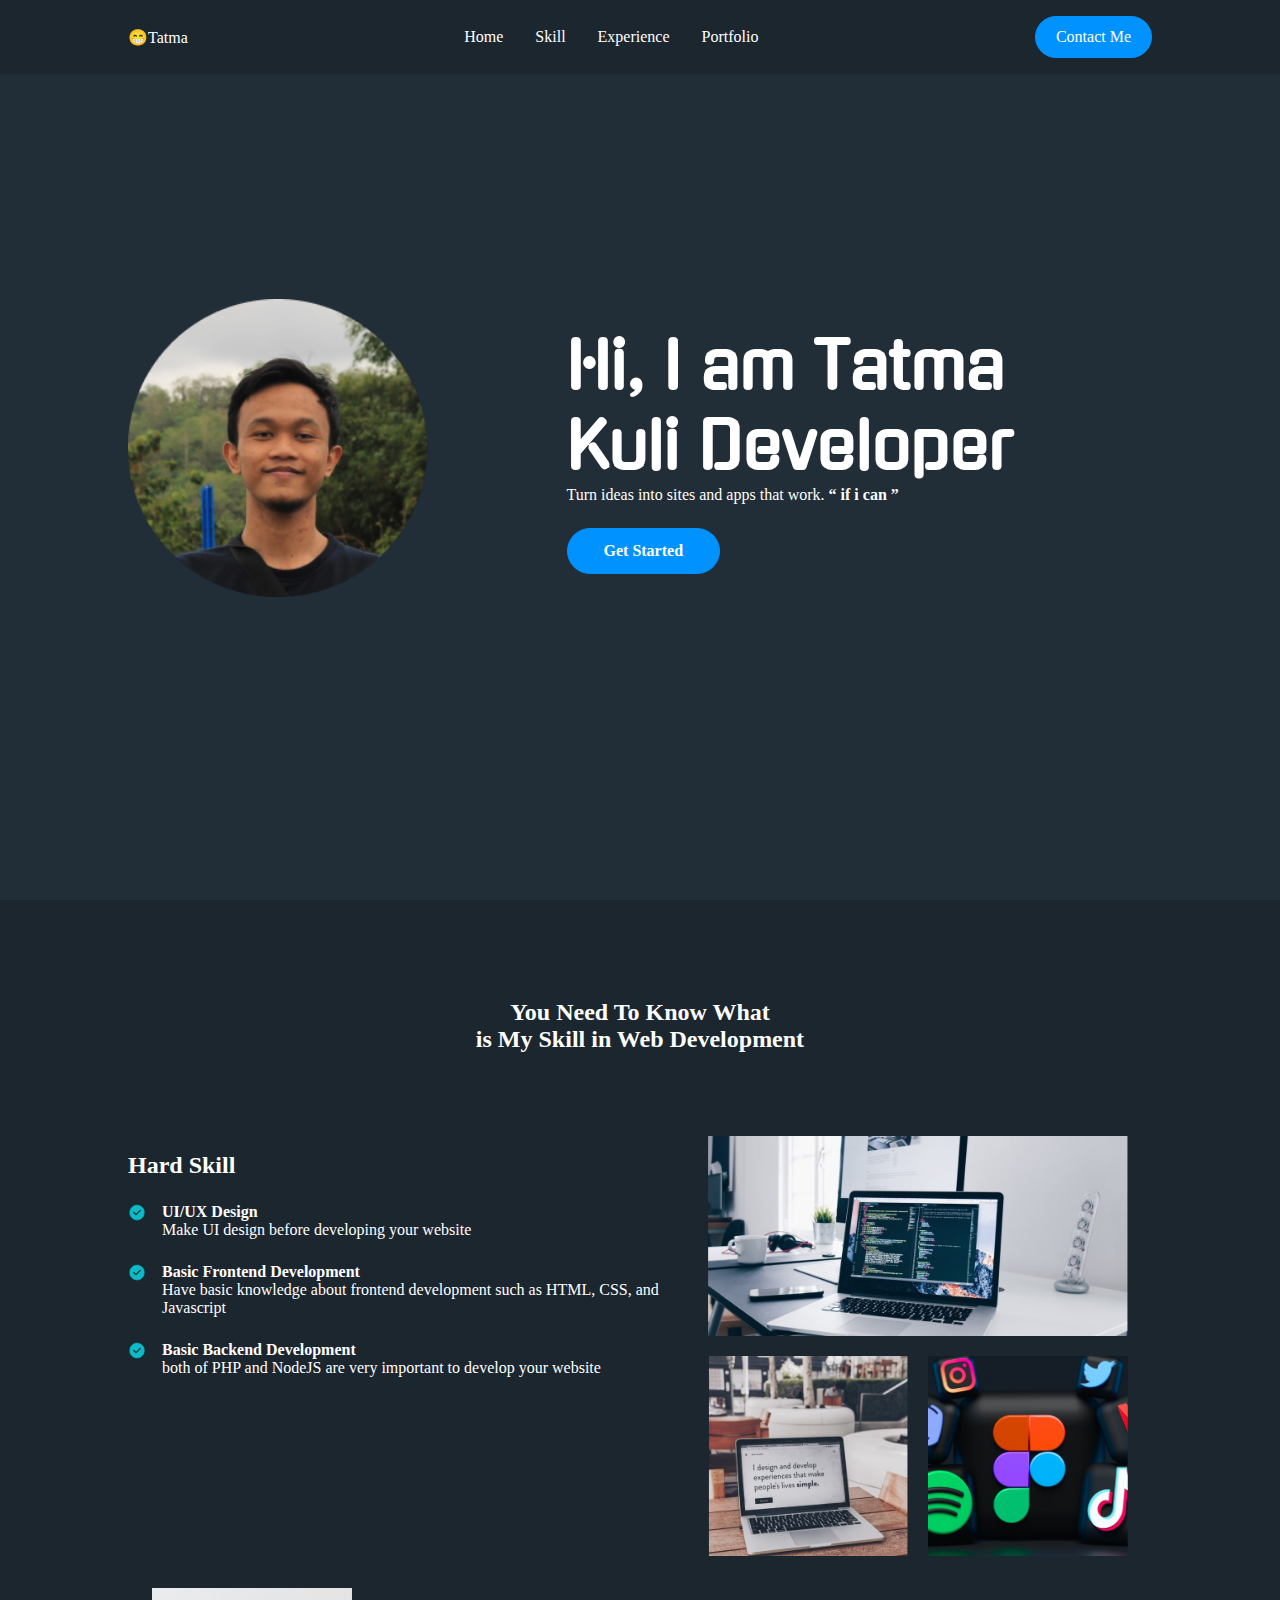
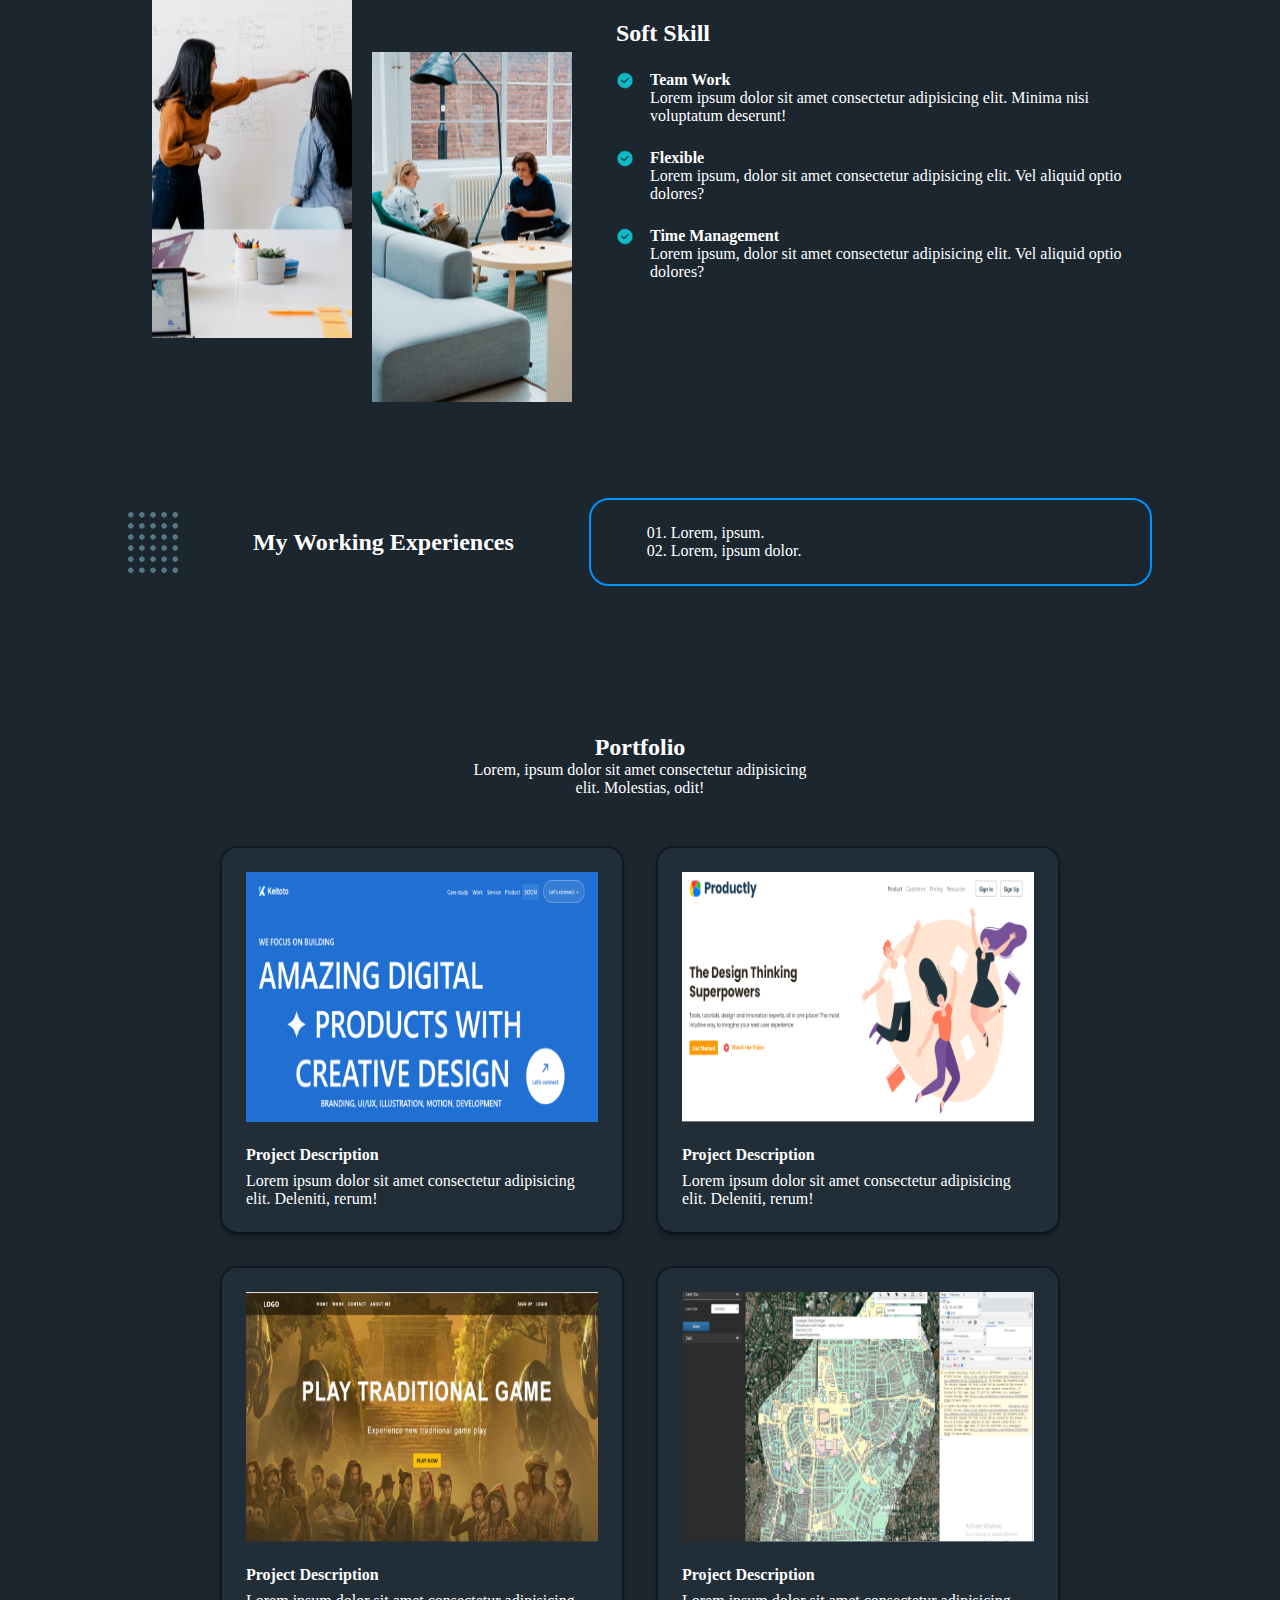
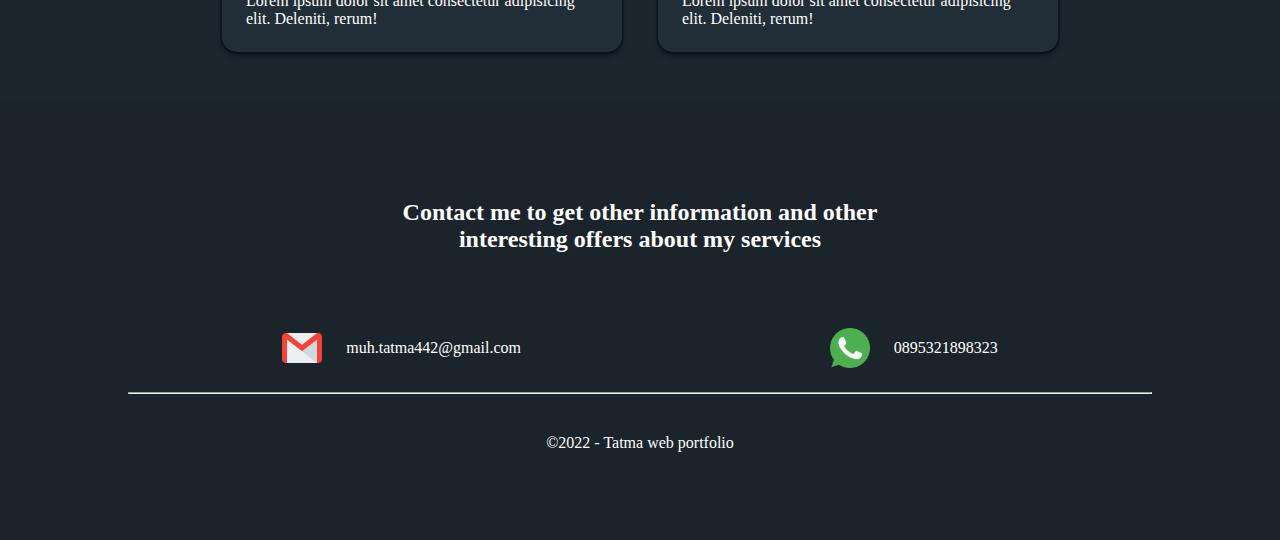
<file: PortfolioTask/index.html>
<!DOCTYPE html>
<html lang="en">
  <head>
    <meta charset="UTF-8" />
    <meta http-equiv="X-UA-Compatible" content="IE=edge" />
    <meta name="viewport" content="width=device-width, initial-scale=1.0" />
    <link rel="stylesheet" href="./style.css">
    <title>PortfolioTask</title>
  </head>
  <body>
    <div class="wrapper">
      <!-- nav  -->
      <nav class="navigasi">
        <div class="container">
          <div class="logo">
            <a href="#home">😁Tatma</a>
          </div>
          <ul>
            <li><a href="#home" class="nav-link">Home</a></li>
            <li><a href="#skill" class="nav-link">Skill</a></li>
            <li><a href="#experience" class="nav-link">Experience</a></li>
            <li><a href="#portfolio" class="nav-link">Portfolio</a></li>
          </ul>          
          <a href="#contact" class="contact-me">Contact Me</a>          
        </div>
      </nav>
      <!-- end of nav  -->

      <!-- start hero  -->
      <div class="hero" id="home">
        <div class="container">
          <div class="hero-content">
            <h1>Hi, I am Tatma <br> Kuli Developer</h1>
            <p>Turn ideas into sites and apps that work. <strong><q> if i can </q></strong></p>
            <a href="" class="btn-get-started">Get Started</a>
            
          </div>
          <div class="hero-image">            
            <img src="./asset/asset-css/propil.png" alt="Hero Image" class="propil">            
          </div>
        </div>
      </div>
      <!-- end of ero -->

      <!-- start skill section  -->
      <section class="Skill" id="skill">
        <div class="container">
          <div class="title">
            <h2>You Need To Know What <br> is My Skill in Web Development</h2>
          </div>
          <!-- hard skill  -->
          <div class="skill-container">
            <div class="hard-content">
              <h2>Hard Skill</h2>
              <ul>
                <li class="skill-list">
                  <img src="./asset/asset-css/tick-circle.png" alt="tick circle">
                  <div>
                    <h4>UI/UX Design </h4>
                    <p>Make UI design before developing your website</p>
                  </div>
                </li>
                <li class="skill-list">
                  <img src="./asset/asset-css/tick-circle.png" alt="tick circle">
                  <div>
                    <h4>Basic Frontend Development</h4>
                    <p>Have basic knowledge about frontend development such as HTML, CSS, and Javascript</p>
                  </div>
                </li>
                <li class="skill-list">
                  <img src="./asset/asset-css/tick-circle.png" alt="tick circle">
                  <div>
                    <h4>Basic Backend Development</h4>
                    <p>both of PHP and NodeJS are very important to develop your website</p>
                  </div>
                </li>                                
              </ul>
            </div>
            <div class="hard-image">
              <div class="hard-image-top">
                
              </div>
              <div class="hard-image-bottom">
                <div class="hard-image-bottom-left">
                  <!-- <img src="" alt="Hard Skill Image Bottom left"> -->
                </div>
                <div class="hard-image-bottom-right">
                  <!-- <img src="" alt="Hard-Skill Image Bottom Right"> -->
                </div>
              </div>
            </div>
          </div>

          <!-- soft skill  -->
          <div class="skill-container">
            <div class="soft-image">
              <div class="soft-image-left">                
              </div>
              <div class="soft-image-right">

              </div>
            </div>
            <div class="soft-content">
              <h2>Soft Skill</h2>
              <ul>
                <li class="skill-list">
                  <img src="./asset/asset-css/tick-circle.png" alt="tick circle">
                  <div>
                    <h4>Team Work</h4>
                    <p>Lorem ipsum dolor sit amet consectetur adipisicing elit. Minima nisi voluptatum deserunt!</p>
                  </div>
                </li>
                <li class="skill-list">
                  <img src="./asset/asset-css/tick-circle.png" alt="tick circle">
                  <div>
                    <h4>Flexible</h4>
                    <p>Lorem ipsum, dolor sit amet consectetur adipisicing elit. Vel aliquid optio dolores?</p>                    
                  </div>
                </li>
                <li class="skill-list">
                  <img src="./asset/asset-css/tick-circle.png" alt="tick circle">
                  <div>
                    <h4>Time Management</h4>
                    <p>Lorem ipsum, dolor sit amet consectetur adipisicing elit. Vel aliquid optio dolores?</p>
                  </div>
                </li>                   
              </ul>
            </div>
          </div>

        </div>
      </section>
      <!-- end skill section  -->

      <!-- start Experience section -->
      <section class="experience" id="experience">
        <div class="container">
          <img src="./asset/asset-css/hiasan2.png" alt="hiasan">
          <h2>My Working Experiences</h2>
          <div class="experience-container">
            <ol>
              <li class="experience-item">Lorem, ipsum.</li>
              <li class="experience-item">Lorem, ipsum dolor.</li>
            </ol>
          </div>
        </div>
      </section>
      <!-- end of experience section -->

      <!-- start of portfolio section  -->
      <section class="portfolio" id="portfolio">
        <div class="container">
          <div class="title">
            <h2>Portfolio</h2>
            <p>Lorem, ipsum dolor sit amet consectetur adipisicing <br> elit. Molestias, odit!</p>
          </div>
          <div class="portfolio-galery">
            <div class="portfolio-card">
              <div class="portfolio-card-image">
                <img src="./asset/asset-css/image 4.png" alt="Project image">
              </div>
              <div class="portfolio-card-description">
                <h4>Project Description</h4>
                <p>Lorem ipsum dolor sit amet consectetur adipisicing elit. Deleniti, rerum!</p>
              </div>
            </div>
            <div class="portfolio-card">
              <div class="portfolio-card-image">
                <img src="./asset/asset-css/image 5.png" alt="Project image">
              </div>
              <div class="portfolio-card-description">
                <h4>Project Description</h4>
                <p>Lorem ipsum dolor sit amet consectetur adipisicing elit. Deleniti, rerum!</p>
              </div>
            </div>
            <div class="portfolio-card">
              <div class="portfolio-card-image">
                <img src="./asset/asset-css/image 6.png" alt="Project image">
              </div>
              <div class="portfolio-card-description">
                <h4>Project Description</h4>
                <p>Lorem ipsum dolor sit amet consectetur adipisicing elit. Deleniti, rerum!</p>
              </div>
            </div>
            <div class="portfolio-card">
              <div class="portfolio-card-image">
                <img src="./asset/asset-css/tampilan 1.png" alt="Project image">
              </div>
              <div class="portfolio-card-description">
                <h4>Project Description</h4>
                <p>Lorem ipsum dolor sit amet consectetur adipisicing elit. Deleniti, rerum!</p>
              </div>
            </div>
          </div>
        </div>
      </section>
      <!-- end of portfolio section  -->

      <!-- start footer section -->
      <footer>
        <div class="container">
          <div class="title" id="contact">
            <h2>Contact me to get other information and other <br> interesting offers about my services</h2>
          </div>
          <div class="contact">
            <div class="contact-item">
              <img src="./asset/asset-css/gmail.png" alt="gmail logo" class="contact-icon">
              <p>muh.tatma442@gmail.com</p>
            </div>
            <div class="contact-item">
              <img src="./asset/asset-css/whatsapp.png" alt="whatsapp logo" class="contact-icon">
              <p>0895321898323</p>
            </div>
          </div>
          <hr>
          <div class="copyright">
            <p>&copy;2022 - Tatma web portfolio </p>
            
          </div>
        </div>
      </footer>
      <!-- end footer section  -->   
    </div>
      
  </body>
</html>
</file>
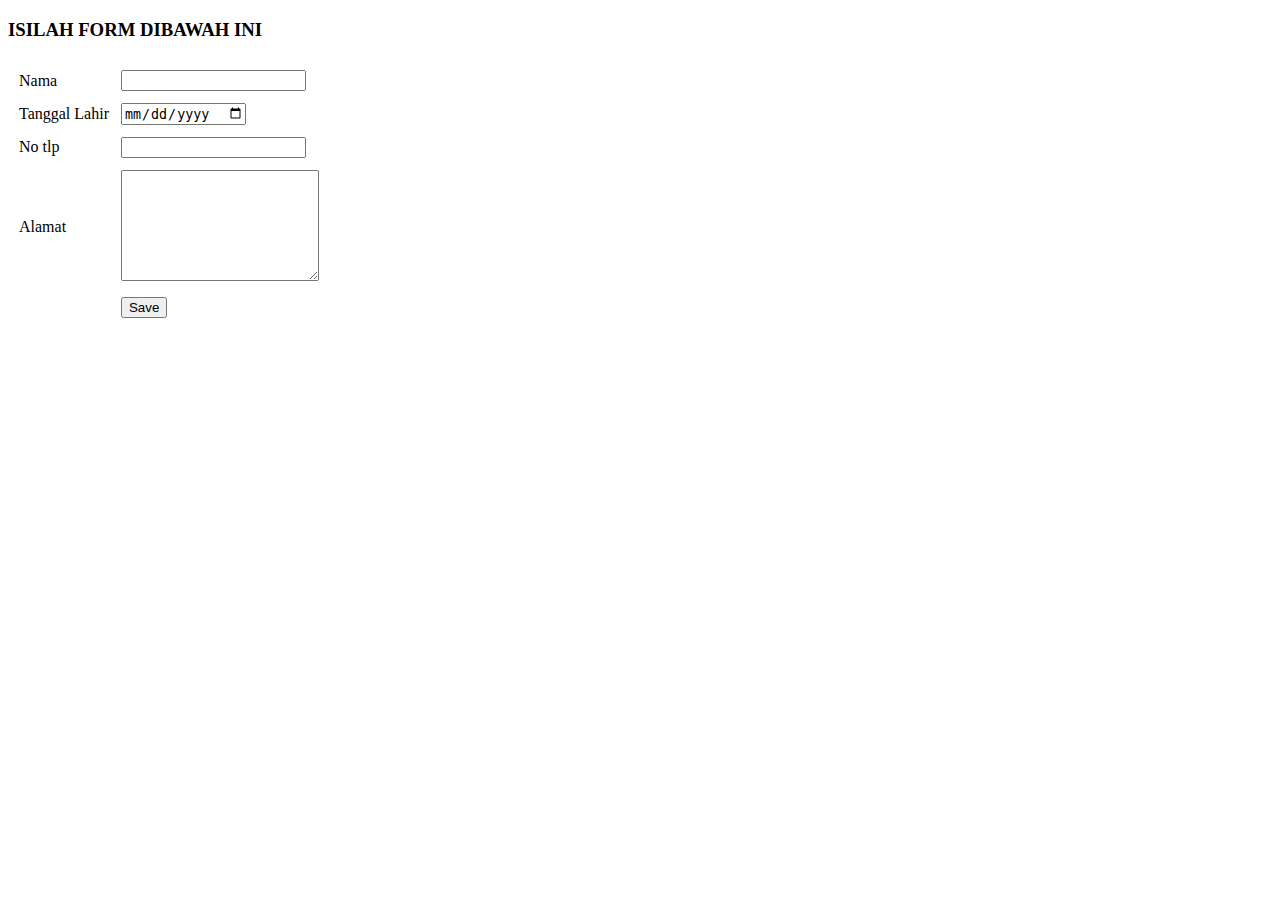
<file: Pertemuan1/form.html>
<!DOCTYPE html>
<html lang="en">
<head>
    <meta charset="UTF-8">
    <meta http-equiv="X-UA-Compatible" content="IE=edge">
    <meta name="viewport" content="width=device-width, initial-scale=1.0">
    <title>🐱‍👤Form</title>
</head>
<body>
    <div class="container">
        <table cellspacing="10">
            <thead>
                <h3>ISILAH FORM DIBAWAH INI </h3>
            </thead>
            <tbody>
                <tr>
                    <td>Nama</td>
                    <td><input type="text" class="inputField" name="" id=""></td>            
                </tr>
                <tr>
                    <td>Tanggal Lahir</td>
                    <td><input type="date" class="inputField" name="" id=""></td>            
                </tr>
                <tr>
                    <td>No tlp</td>
                    <td><input type="tel" class="inputField" name="" id=""></td>
                </tr>
                <tr>
                    <td>Alamat</td>
                    <td><textarea name="" class="inputField" id="" cols="22" rows="7"></textarea></td>            
                </tr>
                <tr>
                    <td></td>
                    <td><input type="button" value="Save"></td>
                </tr>
            </tbody>
        </table>
    </div>
</body>
</html>
</file>
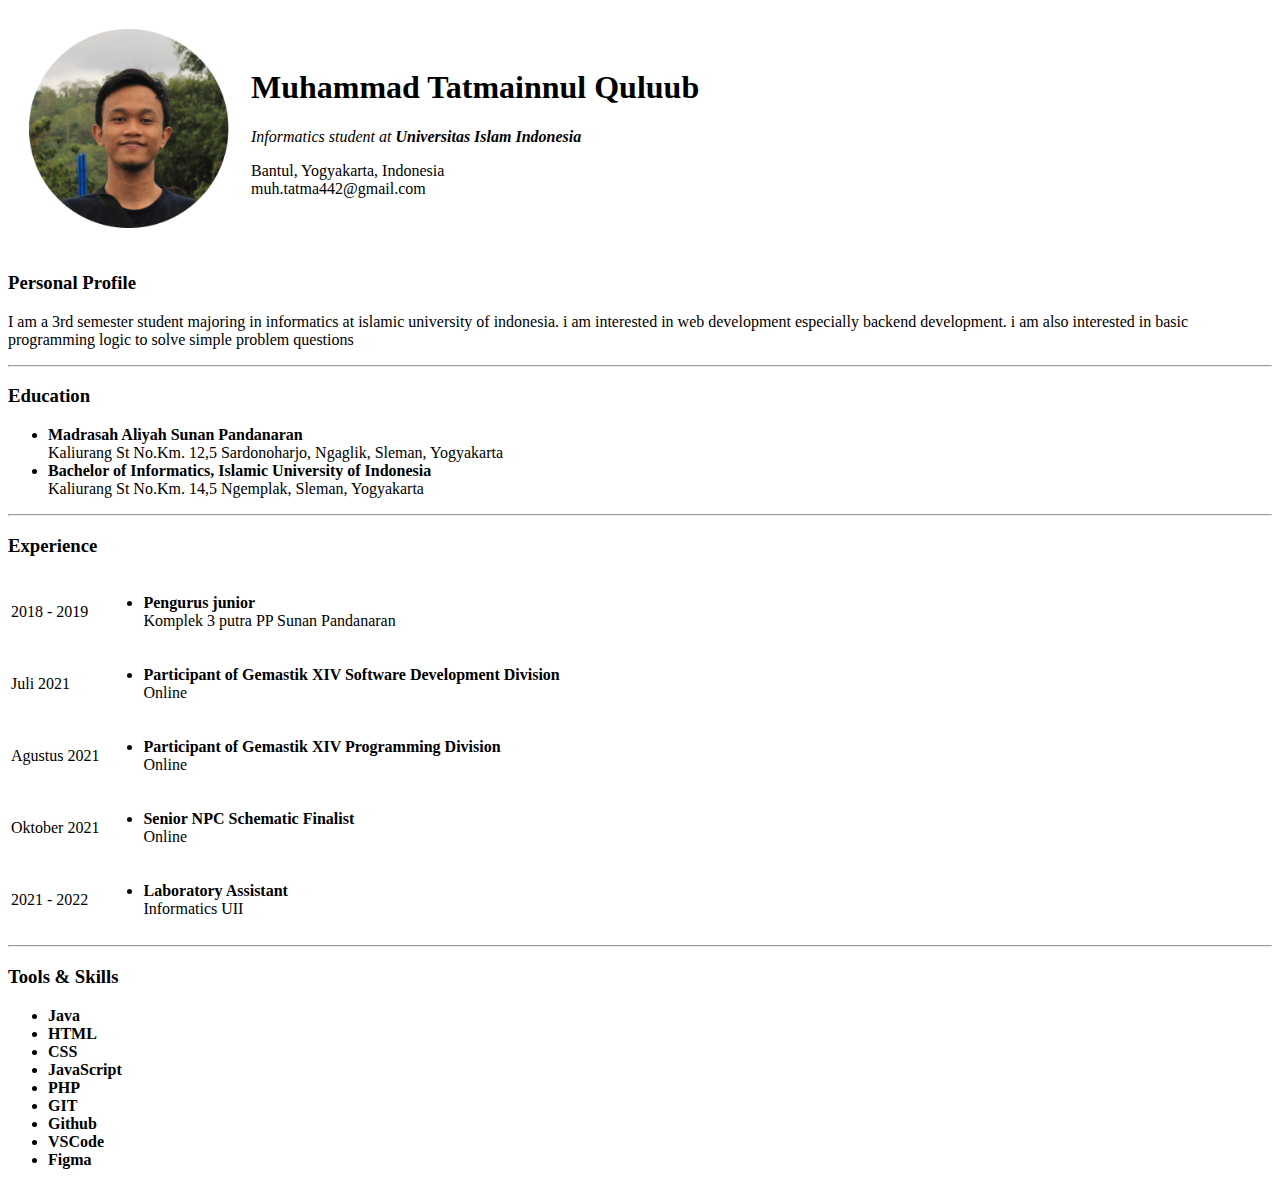
<file: Pertemuan1/portfolio.html>
<!DOCTYPE html>
<html lang="en">
  <head>
    <meta charset="UTF-8" />
    <meta http-equiv="X-UA-Compatible" content="IE=edge" />
    <meta name="viewport" content="width=device-width, initial-scale=1.0" />
    <title>😗Portfolio</title>    
  </head>
  <body>
    <table class="hero" cellspacing="20">
      <tr>
        <td>
          <img src="./image/propil.png" alt="profile image" width="200"/>
        </td>
        <td>
          <h1>Muhammad Tatmainnul Quluub</h1>
          <p>
            <em>Informatics student at
              <strong>Universitas Islam Indonesia</strong></em>
          </p>
          <p>
            Bantul, Yogyakarta, Indonesia <br />
            muh.tatma442@gmail.com <br />            
          </p>
        </td>
      </tr>
    </table>

    <h3>Personal Profile</h3>
    <p>
      I am a 3rd semester student majoring in informatics at islamic university
      of indonesia. i am interested in web development especially backend
      development. i am also interested in basic programming logic to solve
      simple problem questions
    </p>

    <hr>
    <h3>Education</h3>
    <ul>
      <li><strong>Madrasah Aliyah Sunan Pandanaran</strong></li>
      <dt>
        Kaliurang St No.Km. 12,5 Sardonoharjo, Ngaglik, Sleman, Yogyakarta
      </dt>
      <li>
        <strong>Bachelor of Informatics, Islamic University of Indonesia</strong>
      </li>
      <dt>Kaliurang St No.Km. 14,5 Ngemplak, Sleman, Yogyakarta</dt>
    </ul>

    <hr>
    <h3 >Experience</h3>
    <table>
      <tbody>
        <tr>
          <td>2018 - 2019</td>
          <td>
            <ul>
              <li>
                <strong>Pengurus junior</strong>
                <dt>Komplek 3 putra PP Sunan Pandanaran</dt>                
              </li>
            </ul>
          </td>
        </tr>
        <tr>
          <td>Juli 2021</td>
          <td>
            <ul>
              <li>
                <strong>Participant of Gemastik XIV Software Development Division</strong>
                <dt>Online</dt>                
              </li>
            </ul>
          </td>
        </tr>
        <tr>
          <td>Agustus 2021</td>
          <td>
            <ul>
              <li>
                <strong>Participant of Gemastik XIV Programming Division</strong>
                <dt>Online</dt>                
              </li>
            </ul>
          </td>
        </tr>
        <tr>
          <td>Oktober 2021</td>
          <td>
            <ul>
              <li>
                <strong>Senior NPC Schematic Finalist</strong>
                <dt>Online</dt>                
              </li>
            </ul>
          </td>
        </tr>
        <tr>
          <td>2021 - 2022</td>
          <td>
            <ul>
              <li>
                <strong>Laboratory Assistant</strong>
                <dt>Informatics UII</dt>                
              </li>
            </ul>
          </td>
        </tr>
      </tbody>
    </table>

    <hr>
    <h3>Tools & Skills</h3>
    <ul>
      <li><strong>Java</strong></li>      
      <li><strong>HTML</strong></li>      
      <li><strong>CSS</strong></li>      
      <li><strong>JavaScript</strong></li>      
      <li><strong>PHP</strong></li>      
      <li><strong>GIT</strong></li>      
      <li><strong>Github</strong></li>      
      <li><strong>VSCode</strong></li>      
      <li><strong>Figma</strong></li>      
    </ul>
  </body>
</html>
</file>
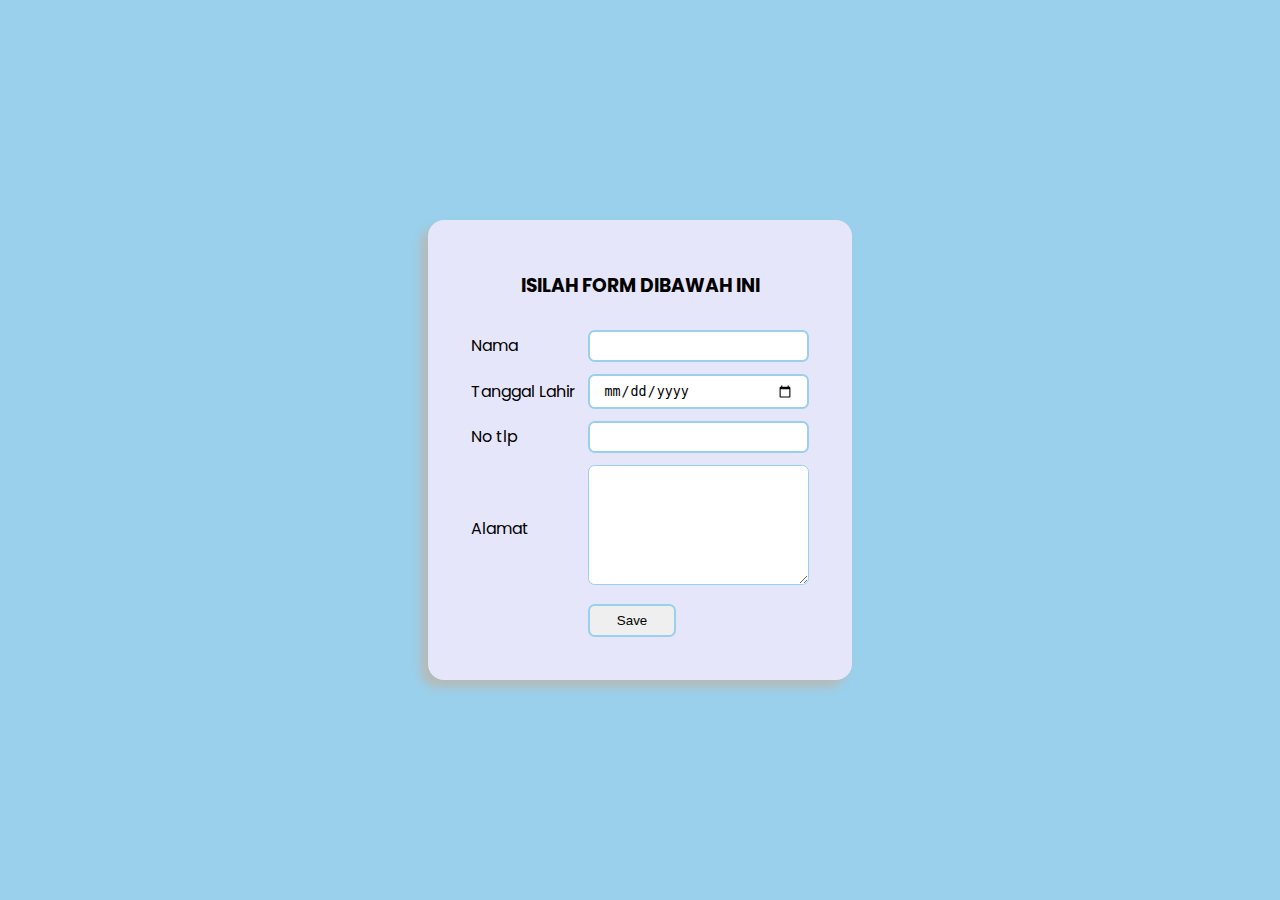
<file: Pertemuan2/Form/form.html>
<!DOCTYPE html>
<html lang="en">
<head>
    <meta charset="UTF-8">
    <meta http-equiv="X-UA-Compatible" content="IE=edge">
    <meta name="viewport" content="width=device-width, initial-scale=1.0">
    <title>🐱‍👤Form</title>
    <link rel="stylesheet" href="style.css">
</head>
<body>
    <div class="container">
        <table cellspacing="10">
            <thead>
                <h3>ISILAH FORM DIBAWAH INI </h3>
            </thead>
            <tbody>
                <tr>
                    <td>Nama</td>
                    <td><input type="text" class="inputField" name="" id=""></td>            
                </tr>
                <tr>
                    <td>Tanggal Lahir</td>
                    <td><input type="date" class="inputField" name="" id=""></td>            
                </tr>
                <tr>
                    <td>No tlp</td>
                    <td><input type="tel" class="inputField" name="" id=""></td>
                </tr>
                <tr>
                    <td>Alamat</td>
                    <td><textarea name="" class="inputField" id="" cols="22" rows="7"></textarea></td>            
                </tr>
                <tr>
                    <td></td>
                    <td><input type="button" class="btn" value="Save"></td>
                </tr>
            </tbody>
        </table>
    </div>
</body>
</html>
</file>
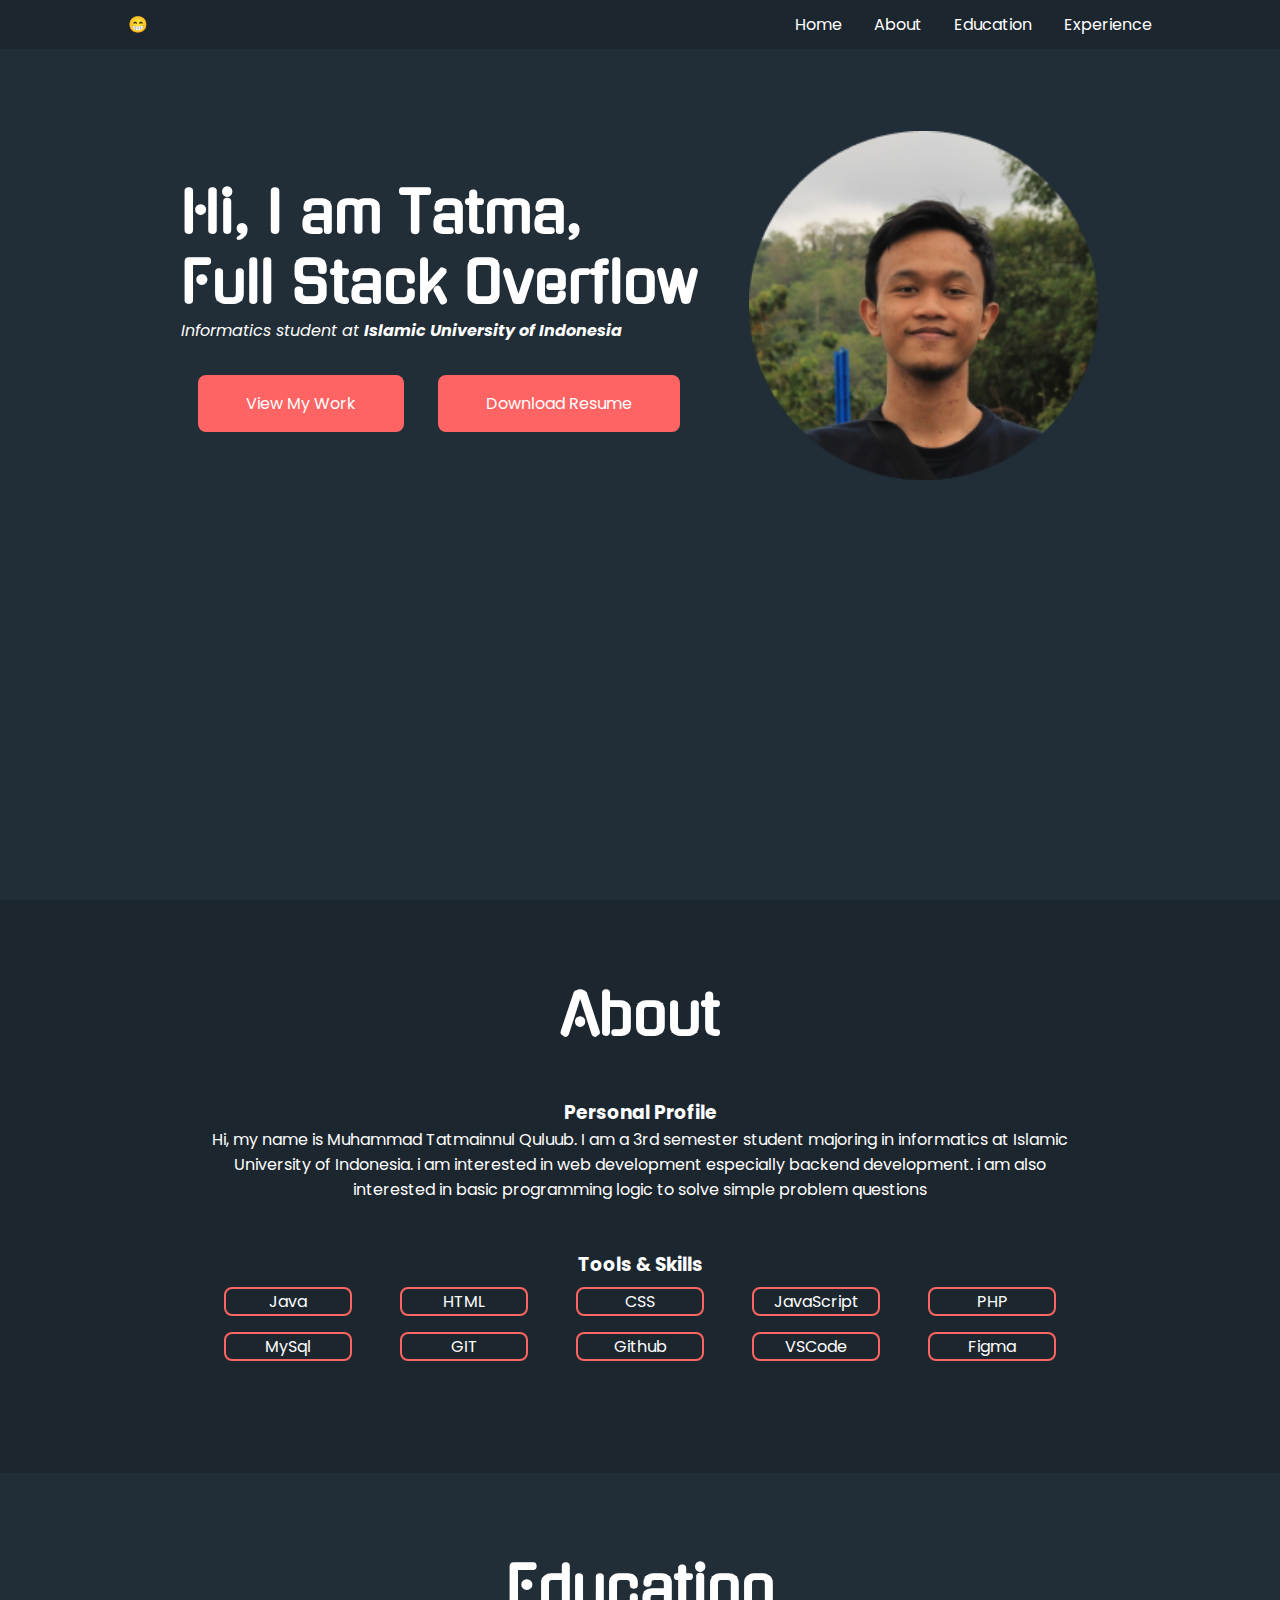
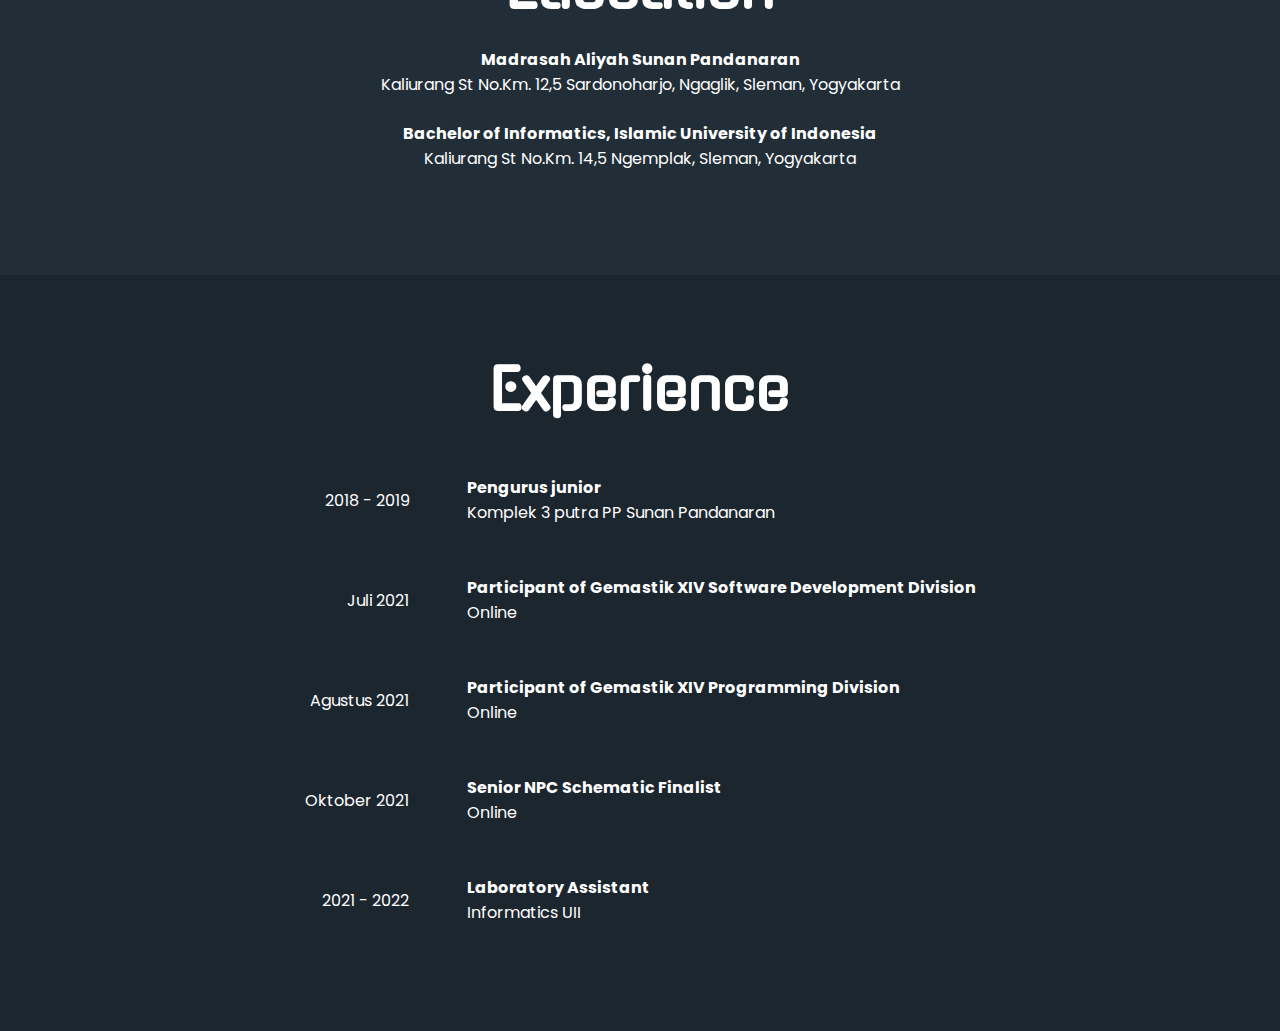
<file: Pertemuan2/Portfolio/portfolio.html>
<!DOCTYPE html>
<html lang="en">
  <head>
    <meta charset="UTF-8" />
    <meta http-equiv="X-UA-Compatible" content="IE=edge" />
    <meta name="viewport" content="width=device-width, initial-scale=1.0" />
    <title>🙄Portfolio</title>
    <link rel="stylesheet" href="style.css">
  </head>
  <body>
    <div class="header">
      <a href="">😁</a>      
      <nav>
        <ul>
          <li><a href="#home">Home</a></li>
          <li><a href="#about">About</a></li>
          <li><a href="#education">Education</a></li>
          <li><a href="#experience">Experience</a></li>            
        </ul>
      </nav>
    </div>
    <table class="hero" id="home"  >
      <tr>
        <td>
          <img src="../image/propil.png" alt="profile image" width="350"/>
        </td>
        <td>
          <h1 class="title">Hi, I am Tatma,</h1>
          <h1 class="title">Full Stack Overflow</h1>
          <p><em>Informatics student at <strong>Islamic University of Indonesia</strong></em></p>
          <!-- <p>Bantul, Yogyakarta, Indonesia <br/>muh.tatma442@gmail.com <br/></p> -->
          <div class="button">
            <a href="">View My Work</a>
            <a href="">Download Resume</a>
          </div>
        </td>
      </tr>
    </table>

    <section class="about" id="about">
      <h1 class="title">About</h1>
      <div class="about-wrapper">
        <h3>Personal Profile</h3>
        <p>
          Hi, my name is Muhammad Tatmainnul Quluub. I am a 3rd semester student majoring in informatics at Islamic University
          of Indonesia. i am interested in web development especially backend
          development. i am also interested in basic programming logic to solve
          simple problem questions
        </p>
      </div>
      
  
      <!-- <hr> -->
      <div class="about-wrapper">
        <h3>Tools & Skills</h3>     
        <div class="skill-container">
          <p>Java</p>                  
          <p>HTML</p>      
          <p>CSS</p>      
          <p>JavaScript</p>    
          <p>PHP</p>     
          <p>MySql</p>     
          <p>GIT</p>      
          <p>Github</p>      
          <p>VSCode</p>      
          <p>Figma</p>                      
        </div>   
      </div>
    </section>

    <section class="education" id="education">
      <!-- <hr> -->
      <h3 class="title">Education</h3>
      <!-- <ul> -->
        <p><strong>Madrasah Aliyah Sunan Pandanaran</strong><p>
        <dt>
          Kaliurang St No.Km. 12,5 Sardonoharjo, Ngaglik, Sleman, Yogyakarta
        </dt>
        <p>
          <strong>Bachelor of Informatics, Islamic University of Indonesia</strong>
        </p>
        <dt>Kaliurang St No.Km. 14,5 Ngemplak, Sleman, Yogyakarta</dt>
      <!-- </ul> -->
      
    </section>

    <section class="experience" id="experience">
      <h3 class="title">Experience</h3>
      <table>
        <tbody>
          <tr>
            <td>2018 - 2019</td>
            <td>
              <ul>
                <li>
                  <strong>Pengurus junior</strong>
                  <dt>Komplek 3 putra PP Sunan Pandanaran</dt>                
                </li>
              </ul>
            </td>
          </tr>
          <tr>
            <td>Juli 2021</td>
            <td>
              <ul>
                <li>
                  <strong>Participant of Gemastik XIV Software Development Division</strong>
                  <dt>Online</dt>                
                </li>
              </ul>
            </td>
          </tr>
          <tr>
            <td>Agustus 2021</td>
            <td>
              <ul>
                <li>
                  <strong>Participant of Gemastik XIV Programming Division</strong>
                  <dt>Online</dt>                
                </li>
              </ul>
            </td>
          </tr>
          <tr>
            <td>Oktober 2021</td>
            <td>
              <ul>
                <li>
                  <strong>Senior NPC Schematic Finalist</strong>
                  <dt>Online</dt>                
                </li>
              </ul>
            </td>
          </tr>
          <tr>
            <td>2021 - 2022</td>
            <td>
              <ul>
                <li>
                  <strong>Laboratory Assistant</strong>
                  <dt>Informatics UII</dt>                
                </li>
              </ul>
            </td>
          </tr>
        </tbody>
      </table>    
      
    </section>
    <!-- <hr> -->
  </body>
</html>
</file>
<file: PortfolioTask/style.css>
@import url('https://fonts.googleapis.com/css2?family=Poppins:wght@400;700&display=swap');
@import url('https://fonts.googleapis.com/css2?family=Gugi&display=swap');

*{
    padding: 0;
    margin: 0;
    box-sizing: border-box;
}

li{
    list-style-type: none;
}

a{
    text-decoration: none;
    color: inherit;
}

.wrapper{
    background-color: #1c262f;
    color: #fff;
}

.navigasi{
    background-color: #1c262f;
    width: 100%;
    position: fixed;
    overflow: auto;    
    z-index: 1;
}

.container{
    width: 100%;
    padding: 3rem 10%;
    /* margin: 1rem 3rem; */
}

.navigasi .container{
    display: flex;
    flex-direction: row;
    justify-content: space-between;
    align-items: center;
    padding: 1rem 10%;
}

.navigasi .container ul{
    display: flex;
    flex-direction: row;
    justify-content: space-between;
}

.navigasi .container ul li{
    padding: 0.5rem;
    margin: 0 0.5rem;
}

.contact-me{
    display: inline-block;
    padding: 1.25rem;
    border: 1px solid #0092ff;
    border-radius: 30px;
    background-color: #0092ff;  
    line-height: 0;
}

.hero{
    height: 100vh;
    display: flex;
    align-items: center;
    background-color: #212d37;
}

.hero .container{
    display: flex;
    flex-direction: row-reverse;
    align-items: center;
}

.hero-content{
    margin-right: auto;
    height: auto;
}

.hero-content h1{
    font-family: 'Gugi', sans-serif;
    font-size: 64px;
}


.btn-get-started{
    display: inline-block;
    padding: 1.375rem 2.25rem ;
    border: 1px solid #0092ff;
    border-radius: 30px;
    background-color: #0092ff;    
    font-weight: 600;
    font-size: 16px;
    line-height: 0;        
    margin-top: 1.5rem;
}

.hero-image{
    margin-right: auto;    
}

.propil{
    width: 300px;    
}

.skill-container{
    display: flex;
    flex-direction: row;
    padding: .5rem 0;
    column-gap: 20px;
}


.title{
    padding: 5% 10%;
    display: flex;
    flex-direction: column;
    align-items: center;
    text-align: center;
}


.hard-content{
    margin-top: 2.5rem;
}

.skill-list img{
    width: 18px;
}

.skill-list{
    display: flex;
    flex-direction: row;
    align-items: flex-start;    
    column-gap: 16px;
    margin-top: 1.5rem;
}

.hard-image{    
    padding: 1.5rem;
    display: flex;
    flex-direction: column;
    row-gap: 20px;
}

.hard-image-top{
    height: 200px;
    background-image: url(./asset/asset-css/image\ 1.png);
    background-size: cover;
    background-position-y: center;
}


.hard-image-bottom{
    display: flex;
    flex-direction: row;
    column-gap: 20px;
}

.hard-image-bottom-left{
    height: 200px;
    width: 200px;
    background-image: url(./asset/asset-css/image\ 2.png);
    background-size: cover;
    background-position-y: center;
}

.hard-image-bottom-right{
    height: 200px;
    width: 200px;
    background-image: url(./asset/asset-css/image\ 3.png);
    background-size: cover;
    background-position-y: center;
    background-position-x: center;
}

.soft-image{
    padding: 1.5rem;
    display: flex;
    flex-direction: row;
    column-gap: 20px;
}

.soft-image-left{
    width: 200px;
    height: 350px;
    background-image: url(./asset/./asset-css/Rectangle\ 11.png);
    background-size: covers;
    background-position-y: center;
    background-position-x: center;
    position: relative;
    top: -2rem;
}

.soft-image-right{
    width: 200px;
    height: 350px;
    background-image: url(./asset/./asset-css/Rectangle\ 12.png);
    background-size: covers;
    background-position-y: center;
    background-position-x: center;
    position: relative;
    bottom: -2rem;
}

.soft-content{
    margin-top: 1.5rem;
}



.experience .container{
    display: flex;
    flex-direction: row;
    align-items: center;
    justify-content: space-between;
}

.experience .container img{
    width: 50px;
}

.experience-container{
    width: 55%;
    padding: 1.5rem 5rem;
    border-radius: 20px;
    border: 2px solid #0092ff;
}

.experience-item{
    list-style-type: decimal-leading-zero;
}

.portfolio-galery{
    display: grid;
    grid-template-columns: auto auto  ;
    grid-gap: 2.25rem;
    justify-content: center;
    
}

.portfolio-card{
    max-width: 400px;
    padding: 1.5rem;
    background-color: #212d37;
    border-radius: 15px;    
    box-shadow: rgba(3, 13, 24, 0.4) 0px 0px 0px 2px, rgba(3, 11, 20, 0.65) 0px 4px 6px -1px, rgba(255, 255, 255, 0) 0px 1px 0px inset;
}

.portfolio-card-image {
    height: 250px;
    width: auto; 
    margin-bottom: 1.5rem;   
}

.portfolio-card-image img{
    width: 100%;
    height: 100%;
}

.portfolio-card-description h4{
    margin-bottom: 0.5rem;
}

footer{
    background-color: #1c242b;
}

.contact{
    display: flex;
    flex-direction: row;
    justify-content: space-around;
}

.contact-item{
    padding: 1.5rem 2.5rem;
    display: flex;
    flex-direction: row;
    column-gap: 1.5rem;
    align-items: center;
}

.contact-icon{
    width: 40px;
}

.copyright{
    padding: 2.5rem ;
    text-align: center;
}
</file>
<file: Pertemuan2/Form/style.css>
@import url('https://fonts.googleapis.com/css2?family=Poppins:wght@400;700&display=swap');

* {
    box-sizing: border-box;    
}

body{
    margin: 0;
    background-color: #9AD0EC;
    display: flex;
    align-items: center;
    justify-content: center;
    height: 100vh;
    font-family: 'poppins';
    font-weight: 700;
}

.container{
    padding: 2em;
    border-radius: 1em;
    background-color: lavender;
    box-shadow: -7px 7px 10px 0px #B6BAB7;
    font-weight: 400;    
}

h3{
    text-align: center;        
}

.inputField{
    width:100%;
    padding: 0.5em 1em;    
    border-style:solid;
    border-radius: 0.5em;
    border-color: #9AD0EC;    
}

.btn{
    padding: 0.5em 2em;
    border-style: solid;
    border-radius: 0.5em;
    /* background-color: aquamarine; */
    border-color: #9AD0EC;    
    cursor: pointer;
}
</file>
<file: Pertemuan2/Portfolio/style.css>
@import url('https://fonts.googleapis.com/css2?family=Gugi&display=swap');
@import url('https://fonts.googleapis.com/css2?family=Poppins:wght@400;700&display=swap');

* {
    margin:0;
    box-sizing: border-box;
    font-family: 'poppins', sans-serif;    
}

body{
    background-color: #1c262f;
    color: #fff;
}

a{
    text-decoration: none;
    color: inherit;
}

li{
    list-style: none;
}

.header{
    background-color: #1c262f;
    padding: 0.75em 10%;    
    display: flex;
    justify-content: space-between;
    width: 100%;
    position: fixed;
}

nav ul{
    padding: 0;
    display: flex;
    flex-wrap: wrap;
    flex-direction: row;   
    justify-content: right; 
}

nav ul li{
    list-style-type: none;
    margin-left: 2em;
}


.title{
    font-family: 'gugi', sans-serif;
    font-size: 3.5rem;
}

.hero{
    padding: 10% 10%;
    background-color: #212d37;
    height: 100vh;
    width: 100%;        
}

.hero tbody tr{
    display: flex;
    flex-direction: row-reverse;
    flex-wrap:wrap;
    justify-content: space-evenly;
    align-items: center;    
}

.button{
    display: flex;
    flex-wrap: wrap;
    justify-content: space-around;
    margin-top: 1.5rem;
}

.button a{
    border-radius: 0.5rem;
    padding: 1em 3em;
    margin: 0.5rem 0.5rem;
    background-color: #FF6464;
}

section{
    padding: 5em 5em;
}

section .title{
    text-align: center;
    margin-bottom: 1.5rem;
}

.about-wrapper{    
    padding: 1.5rem 10%;
    text-align: center;
    /* display: grid;
    grid-template-columns: 25% 25% 25% 25%; */
}

.skill-container{
    /* display: grid;
    grid-template-columns: 20% 20% 20% 20% 20%; */
    display: flex;
    flex-wrap: wrap;    
    /* align-items: center; */
    justify-content: center;
    
}

.skill-container p{
    border-radius: 0.5em;
    border-style: solid;
    border-width: 2px;    
    border-color: #FF6464;
    margin: 0.5em 1.5em;    
    width: 8rem;
    /* width: fit-content; */

}

.education{
    background-color: #212D37 ;
    align-items: center;
    display: flex;
    flex-direction: column;
    text-align: center;
}

.education dt{
    margin-bottom: 1.5rem;
}

.experience{
    display: flex;
    flex-direction: column;
    align-items: center;
    
}

.experience table tbody tr td{    
    padding: 1.5em 0.5em;
}

.experience table tbody tr td:nth-child(1){
    text-align: right;
}
</file>
